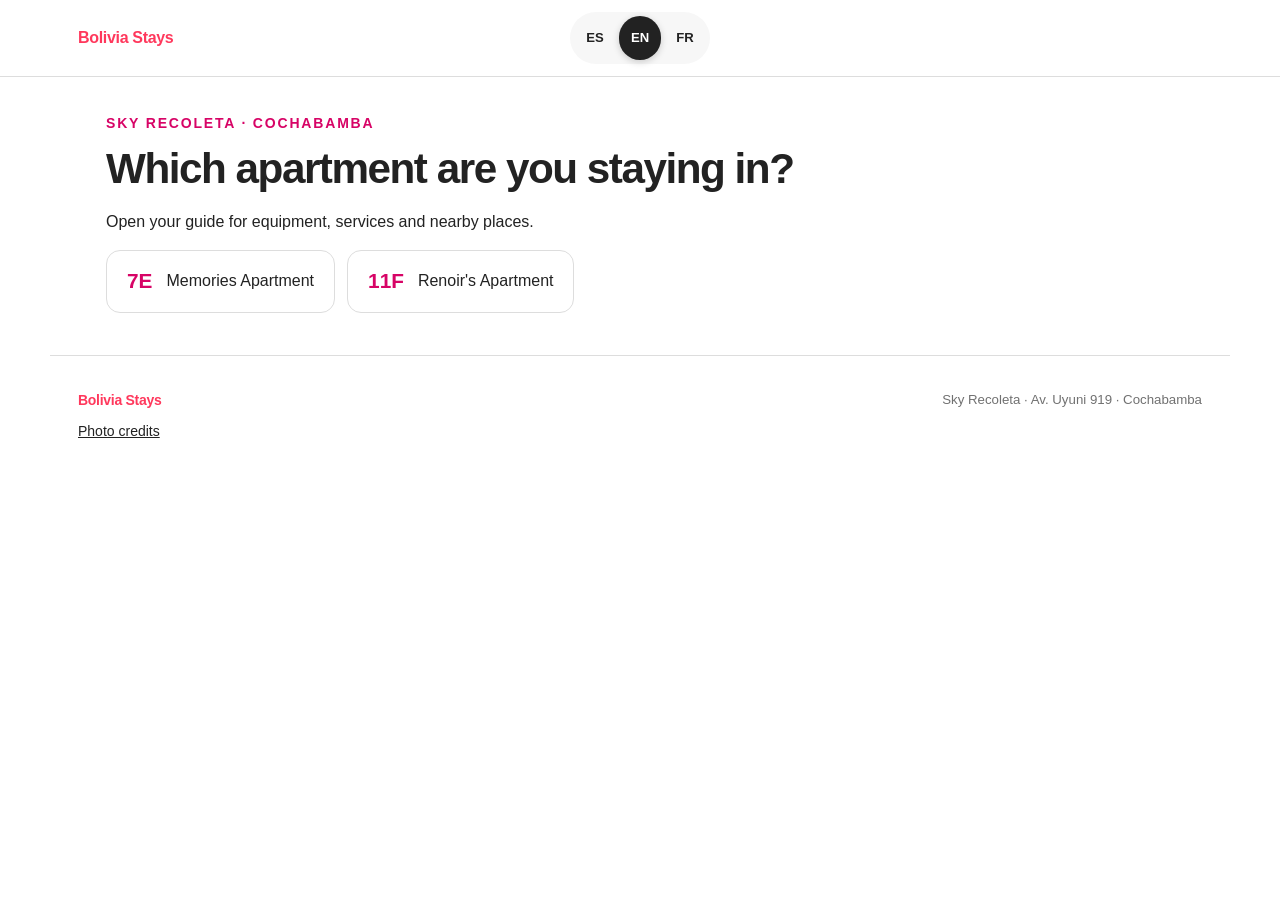
<file: index.html>
<!doctype html>
<html lang="es">
<head>
  <meta charset="UTF-8">
  <meta name="viewport" content="width=device-width, initial-scale=1">
  <meta name="theme-color" content="#ff385c">
  <meta name="description" content="Guía para huéspedes de Memories 7E y Renoir’s 11F, Sky Recoleta, Cochabamba.">
  <title>Bolivia Stays · Guest Guide</title>
  <link rel="icon" href="favicon.svg" type="image/svg+xml">
  <link rel="stylesheet" href="styles.css">
  <link rel="stylesheet" href="guest.css">
  <script src="content.js" defer></script>
  <script src="guest-content.js" defer></script>
  <script src="places.js" defer></script>
  <script src="guest-app.js" defer></script>
</head>
<body>
  <a class="skip-link" href="#main-content">Saltar al contenido / Skip to content / Aller au contenu</a>
  <header class="site-header"><div class="header-inner">
    <a class="brand" href="#top">Bolivia Stays</a>
    <nav class="main-nav" aria-label="Navigation"></nav>
    <div class="language-switcher" role="group" aria-label="Idioma / Language / Langue">
      <button class="lang-btn" type="button" data-lang="es" lang="es" aria-pressed="true">ES</button>
      <button class="lang-btn" type="button" data-lang="en" lang="en" aria-pressed="false">EN</button>
      <button class="lang-btn" type="button" data-lang="fr" lang="fr" aria-pressed="false">FR</button>
    </div>
  </div></header>
  <main id="main-content"></main>
  <footer></footer>
  <nav class="mobile-nav" aria-label="Navigation"></nav>
  <noscript><section class="section"><h1>Bolivia Stays</h1><p>Activa JavaScript para ver la guía. / Enable JavaScript to view the guide. / Activez JavaScript pour consulter le guide.</p><p>Sky Recoleta · Av. Uyuni 919 · Cochabamba</p><a href="https://www.airbnb.com/trips">Airbnb</a></section></noscript>
</body>
</html>
</file>
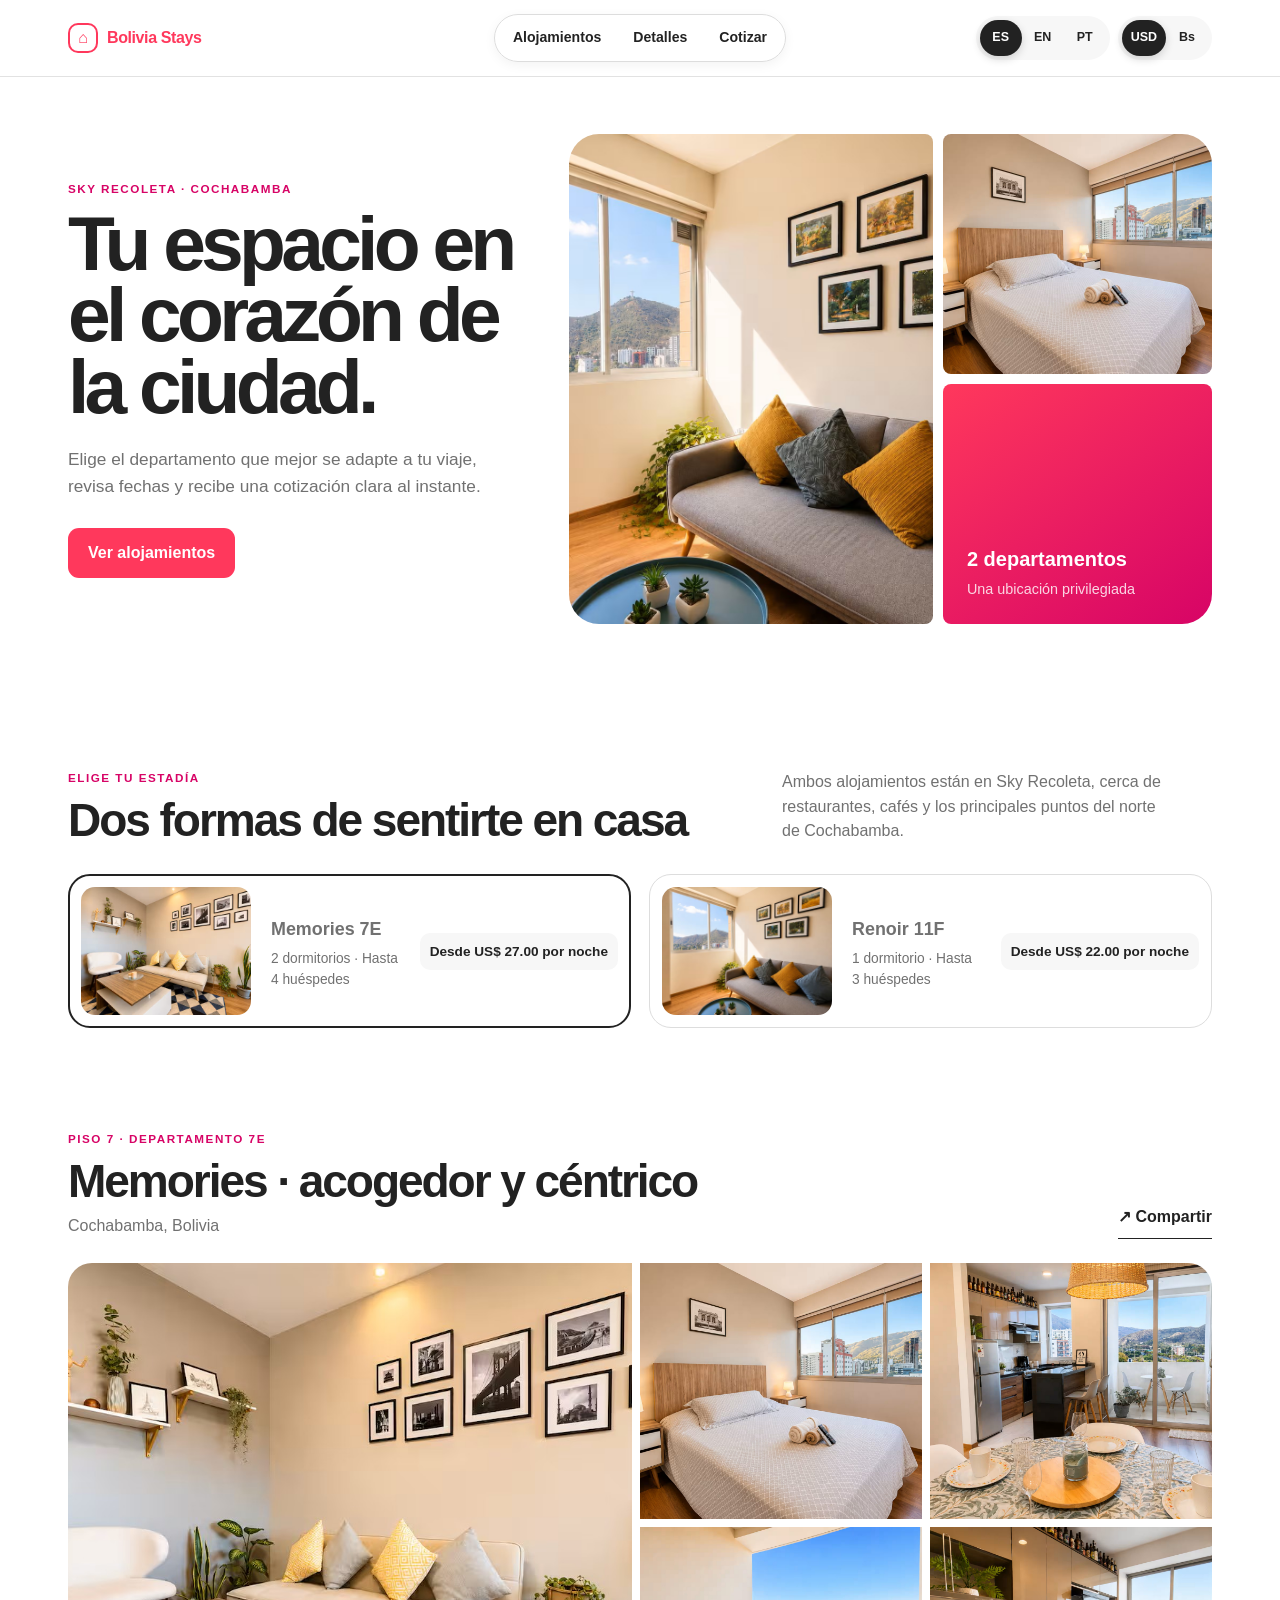
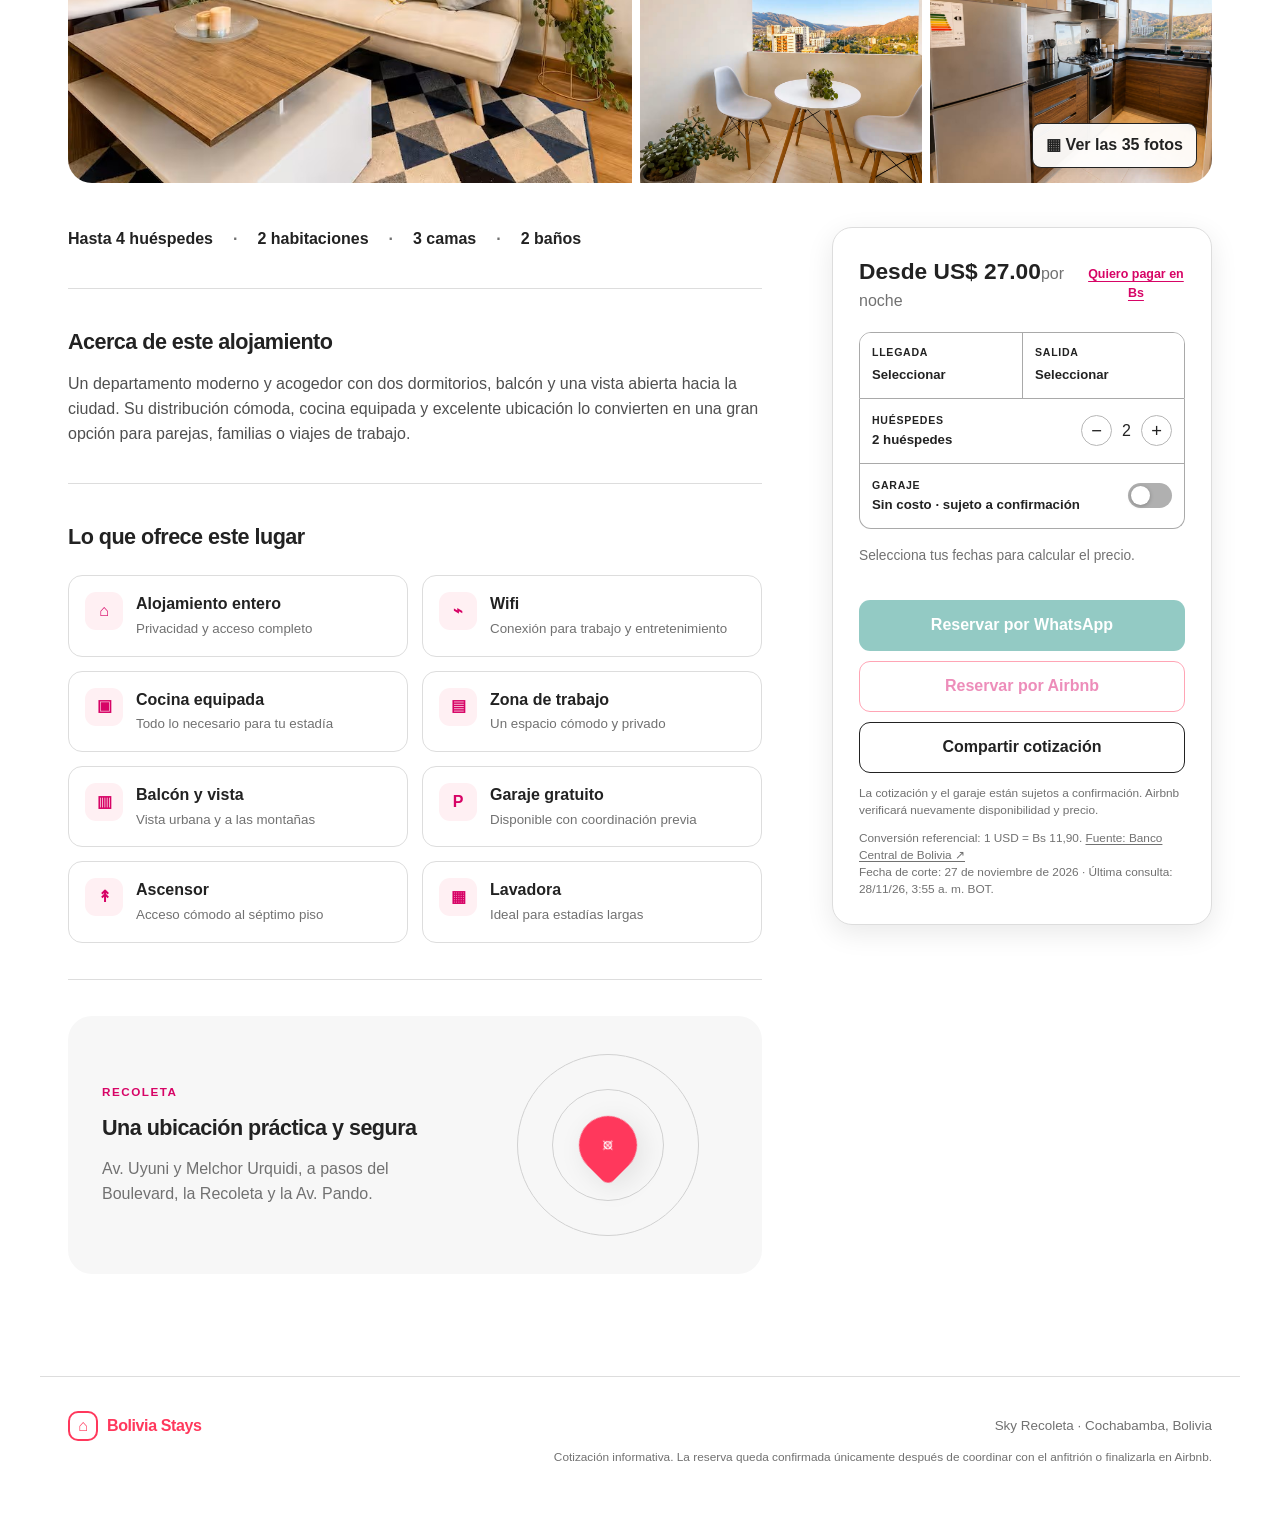
<file: reservar/index.html>
<!doctype html>
<html lang="es">
<head>
  <meta charset="UTF-8">
  <meta name="viewport" content="width=device-width, initial-scale=1">
  <meta name="theme-color" content="#ff385c">
  <meta name="description" content="Cotiza tu estadía en Memories 7E o Renoir's 11F, en Sky Recoleta, Cochabamba.">
  <title>Reserva directa · Bolivia Stays</title>
  <link rel="preconnect" href="https://www.airbnb.com.bo">
  <link rel="stylesheet" href="styles.css?v=i18n-1">
  <script src="properties.js" defer></script>
  <script src="app.js?v=i18n-1" defer></script>
</head>
<body>
  <a class="skip-link" href="#main-content">Saltar al contenido</a>

  <header class="site-header">
    <div class="header-inner">
      <a class="brand" href="#top" aria-label="Bolivia Stays, inicio">
        <span class="brand-mark" aria-hidden="true">⌂</span>
        <span>Bolivia Stays</span>
      </a>
      <nav class="main-nav" aria-label="Navegación principal">
        <a href="#alojamientos">Alojamientos</a>
        <a href="#detalles">Detalles</a>
        <a href="#reservar">Cotizar</a>
      </nav>
      <div class="header-controls">
        <div class="language-switcher" role="group" aria-label="Idioma">
          <button type="button" class="language-btn is-active" data-lang="es" aria-pressed="true">ES</button>
          <button type="button" class="language-btn" data-lang="en" aria-pressed="false">EN</button>
          <button type="button" class="language-btn" data-lang="pt" aria-pressed="false">PT</button>
        </div>
        <div class="currency-switcher" role="group" aria-label="Moneda">
          <button type="button" class="currency-btn is-active" data-currency="USD" aria-pressed="true">USD</button>
          <button type="button" class="currency-btn" data-currency="BOB" aria-pressed="false">Bs</button>
        </div>
      </div>
    </div>
  </header>

  <main id="main-content">
    <section class="hero" id="top">
      <div class="hero-copy">
        <p class="eyebrow">Sky Recoleta · Cochabamba</p>
        <h1>Tu espacio en el corazón de la ciudad.</h1>
        <p class="hero-text">Elige el departamento que mejor se adapte a tu viaje, revisa fechas y recibe una cotización clara al instante.</p>
        <a class="button primary" href="#alojamientos">Ver alojamientos</a>
      </div>
      <div class="hero-collage" aria-label="Fotografías de los departamentos">
        <img src="assets/11f/Sala%201.jpg" alt="Sala luminosa del apartamento Renoir 11F">
        <img src="assets/7e/Suite%206.jpg" alt="Dormitorio principal del departamento Memories 7E">
        <div class="hero-note"><strong>2 departamentos</strong><span>Una ubicación privilegiada</span></div>
      </div>
    </section>

    <section class="section" id="alojamientos">
      <div class="section-heading">
        <div><p class="eyebrow">Elige tu estadía</p><h2>Dos formas de sentirte en casa</h2></div>
        <p>Ambos alojamientos están en Sky Recoleta, cerca de restaurantes, cafés y los principales puntos del norte de Cochabamba.</p>
      </div>
      <div class="property-selector" role="tablist" aria-label="Departamentos"></div>
    </section>

    <section class="section listing" id="detalles">
      <div class="listing-heading">
        <div>
          <p class="eyebrow property-kicker"></p>
          <h2 class="property-name"></h2>
          <p class="property-location">Cochabamba, Bolivia</p>
        </div>
        <button class="share-link" type="button" data-action="share">↗ Compartir</button>
      </div>

      <div class="photo-mosaic" aria-label="Galería del departamento"></div>

      <div class="listing-layout">
        <div class="listing-content">
          <div class="fact-line" aria-label="Resumen del alojamiento"></div>
          <hr>
          <section class="description-block">
            <h3>Acerca de este alojamiento</h3>
            <p class="property-description"></p>
          </section>
          <hr>
          <section>
            <h3>Lo que ofrece este lugar</h3>
            <div class="amenities-grid"></div>
          </section>
          <hr>
          <section class="location-card">
            <div><p class="eyebrow">Recoleta</p><h3>Una ubicación práctica y segura</h3><p>Av. Uyuni y Melchor Urquidi, a pasos del Boulevard, la Recoleta y la Av. Pando.</p></div>
            <div class="location-orbit" aria-hidden="true"><span>⌖</span></div>
          </section>
        </div>

        <aside class="booking-card" id="reservar" aria-label="Cotizador de reserva">
          <div class="price-lead">
            <div><strong class="night-price"></strong><span> por noche</span></div>
            <button type="button" class="currency-quick" data-action="currency-bob">Quiero pagar en Bs</button>
          </div>
          <div class="date-fields">
            <button type="button" class="field-button" data-action="open-calendar" data-date-target="checkin"><small>Llegada</small><strong id="checkin-label">Seleccionar</strong></button>
            <button type="button" class="field-button" data-action="open-calendar" data-date-target="checkout"><small>Salida</small><strong id="checkout-label">Seleccionar</strong></button>
          </div>
          <div class="guest-field">
            <div><small>Huéspedes</small><strong id="guest-label">2 huéspedes</strong></div>
            <div class="stepper" aria-label="Cantidad de huéspedes">
              <button type="button" data-action="guest-minus" aria-label="Quitar huésped">−</button>
              <span id="guest-count">2</span>
              <button type="button" data-action="guest-plus" aria-label="Añadir huésped">+</button>
            </div>
          </div>
          <label class="parking-field"><span><small>Garaje</small><strong>Sin costo · sujeto a confirmación</strong></span><input id="parking" type="checkbox"><span class="toggle" aria-hidden="true"></span></label>

          <div class="quote-status" role="status">Selecciona tus fechas para calcular el precio.</div>
          <div class="discounts" aria-live="polite"></div>
          <div class="price-breakdown" hidden></div>
          <div class="action-stack">
            <a class="button whatsapp disabled" data-action="whatsapp" aria-disabled="true">Reservar por WhatsApp</a>
            <a class="button airbnb disabled" data-action="airbnb" aria-disabled="true">Reservar por Airbnb</a>
            <button class="button secondary" type="button" data-action="share">Compartir cotización</button>
          </div>
          <p class="booking-note">La cotización y el garaje están sujetos a confirmación. Airbnb verificará nuevamente disponibilidad y precio.</p>
          <div class="exchange-note" aria-live="polite"></div>
        </aside>
      </div>
    </section>
  </main>

  <footer>
    <a class="brand" href="#top"><span class="brand-mark" aria-hidden="true">⌂</span><span>Bolivia Stays</span></a>
    <p>Sky Recoleta · Cochabamba, Bolivia</p>
    <p class="privacy-note">Cotización informativa. La reserva queda confirmada únicamente después de coordinar con el anfitrión o finalizarla en Airbnb.</p>
  </footer>

  <dialog id="calendar-dialog" class="modal calendar-modal" aria-labelledby="calendar-title">
    <div class="modal-header"><div><p class="eyebrow">Selecciona fechas</p><h2 id="calendar-title">Tu estadía</h2></div><button type="button" class="icon-button" data-action="close-calendar" aria-label="Cerrar">×</button></div>
    <p class="calendar-instruction" id="calendar-availability">Elige llegada y salida.</p>
    <div class="calendar-toolbar"><button type="button" class="icon-button" data-action="calendar-prev" aria-label="Mes anterior">←</button><strong id="calendar-range-label"></strong><button type="button" class="icon-button" data-action="calendar-next" aria-label="Mes siguiente">→</button></div>
    <div class="calendars"></div>
    <div class="calendar-footer"><span><i class="legend-dot blocked"></i> No disponible</span><button class="button primary small" type="button" data-action="close-calendar">Listo</button></div>
  </dialog>

  <dialog id="gallery-dialog" class="modal gallery-modal" aria-labelledby="gallery-title">
    <div class="modal-header sticky"><div><p class="eyebrow">Galería</p><h2 id="gallery-title"></h2></div><button type="button" class="icon-button" data-action="close-gallery" aria-label="Cerrar">×</button></div>
    <div class="gallery-grid"></div>
  </dialog>

  <div class="toast" role="status" aria-live="polite"></div>
</body>
</html>
</file>
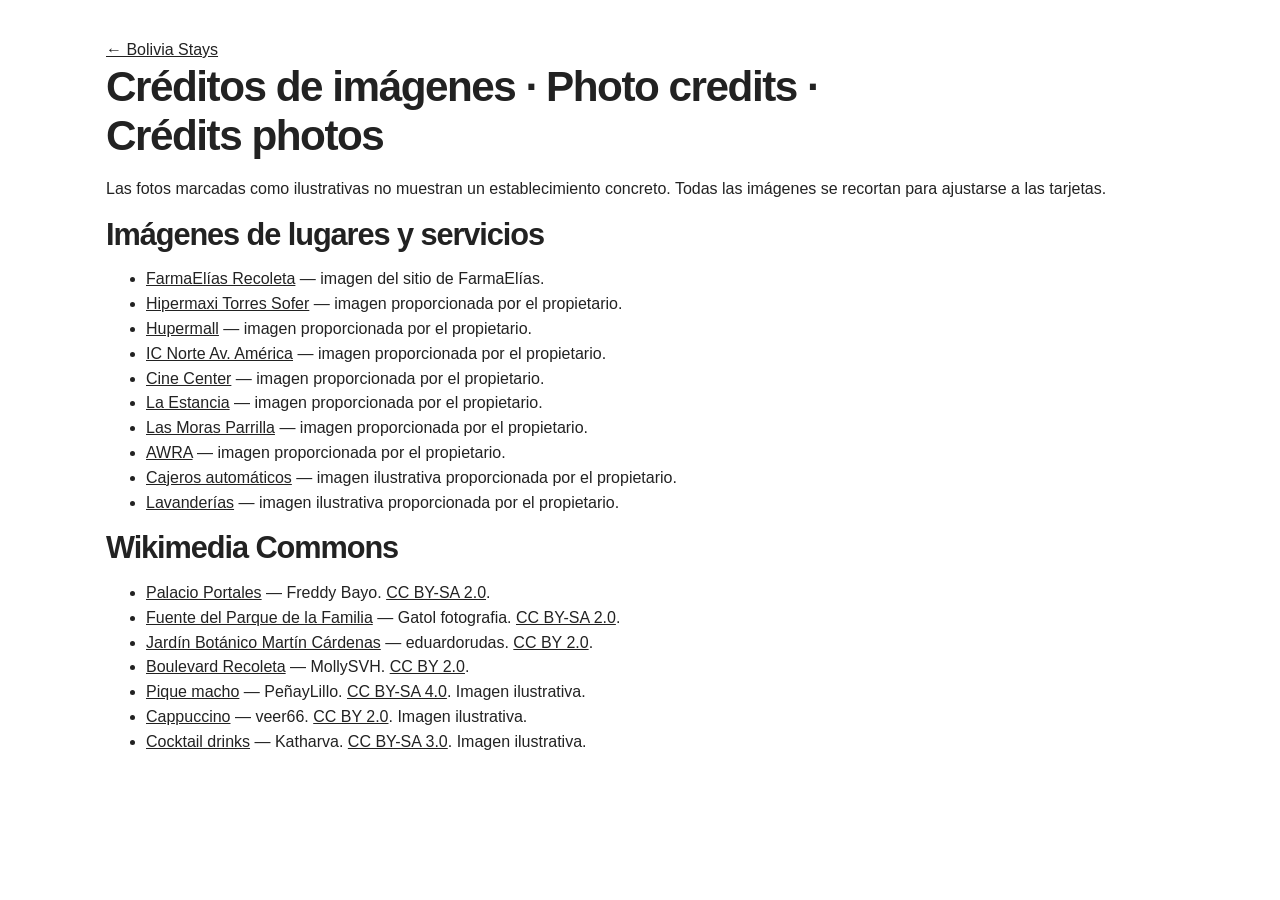
<file: photo-credits.html>
<!doctype html><html lang="es"><head><meta charset="utf-8"><meta name="viewport" content="width=device-width,initial-scale=1"><title>Photo credits · Bolivia Stays</title><link rel="stylesheet" href="styles.css"><link rel="stylesheet" href="guest.css"></head><body><main class="section">
<a href="./">← Bolivia Stays</a><h1>Créditos de imágenes · Photo credits · Crédits photos</h1>
<p>Las fotos marcadas como ilustrativas no muestran un establecimiento concreto. Todas las imágenes se recortan para ajustarse a las tarjetas.</p>
<h2>Imágenes de lugares y servicios</h2>
<ul>
<li><a href="https://farmaelias.com/wp-content/uploads/2024/10/Suc-Recoleta-768x373.jpg">FarmaElías Recoleta</a> — imagen del sitio de FarmaElías.</li>
<li><a href="https://encrypted-tbn0.gstatic.com/images?q=tbn:ANd9GcSU8lhfi8r4gpL_9DM5SX1wzxDCT48Su9U8GM5mlYtN-efXKFCERHx7IPPp&amp;s=10">Hipermaxi Torres Sofer</a> — imagen proporcionada por el propietario.</li>
<li><a href="https://encrypted-tbn0.gstatic.com/images?q=tbn:ANd9GcRT2boAiy5sRvKgS2hVUjSI8PMZ66sDjjg1V4vUSMFCPWu_JDer49_rS4c&amp;s=10">Hupermall</a> — imagen proporcionada por el propietario.</li>
<li><a href="https://encrypted-tbn0.gstatic.com/images?q=tbn:ANd9GcTbPVX71IYM-2JNL7NXhTt03KMt79H2wyedZZ74rhicMNa8hIiqrnheuNE&amp;s=10">IC Norte Av. América</a> — imagen proporcionada por el propietario.</li>
<li><a href="https://lh3.googleusercontent.com/gps-cs-s/AHRPTWnRf-3G_VfKCNiGwew92rWfRcVgn0pi38w3OKgiTpK_8cYa0iq4nf0JwPKF8Sq94Nv5Ry5Vanr_XFKFmIAtHpkf6D2DKkL16e5ZFCO0bPyIl1GxPyUeoklkjCkIYhhyU605XQ26dQ=w426-h240-k-no">Cine Center</a> — imagen proporcionada por el propietario.</li>
<li><a href="https://lh3.googleusercontent.com/gps-cs-s/AHRPTWn9DkIau2R7P06AFRAJPS7mU9oVFdpEVTXA9Gu73wMzRUXmI_bzwaR1e3Va-pJdotYIOXozoL2u0VvrkVT1LYWD54h6vYo1wInqXVKB9-S2NxAaW7TPDb-aXB2GEgLFl-qAxFAm=w408-h306-k-no">La Estancia</a> — imagen proporcionada por el propietario.</li>
<li><a href="https://lh3.googleusercontent.com/gps-cs-s/AHRPTWnJjfAf4lHHuY7cTbAk1ngh1TDjHSAmN8-CRqRZYRcnJ4YCA8QgGzXFeUcXjCrEhf0q5jWpICQdiMTFckrp1xt9fwWBOP2cE8OjRuBTYOGnB31G33dWkkROrGUWIiuBqDxL2FcX=w408-h266-k-no">Las Moras Parrilla</a> — imagen proporcionada por el propietario.</li>
<li><a href="https://lh3.googleusercontent.com/gps-cs-s/AHRPTWkZdGvs_77wLn_f0-WfBQB9LeDrzr82p7UcDU0NGqe7yk7bv1Nmg_H4YQ-MqSfPNHvlZ_LjOm8eGY7OHJJGOV8ku8FhXueynZVSX3lUTIwS1SBCeabfiDhn8DWe4SvHFSM3Hse-6Q=w408-h249-k-no">AWRA</a> — imagen proporcionada por el propietario.</li>
<li><a href="https://encrypted-tbn0.gstatic.com/images?q=tbn:ANd9GcT-07eTGFY1FROcaHrkElZX5E3XI0Z2EfkhpYa_w1aRI0c_0o0hvSwVhCYV&amp;s=10">Cajeros automáticos</a> — imagen ilustrativa proporcionada por el propietario.</li>
<li><a href="https://encrypted-tbn0.gstatic.com/images?q=tbn:ANd9GcQgsK33hqiTsKofGT5doIIj1rEt_cNwJQJatUDb9obrwi9HKv9s38YZsxc&amp;s=10">Lavanderías</a> — imagen ilustrativa proporcionada por el propietario.</li>
</ul>
<h2>Wikimedia Commons</h2>
<ul>
<li><a href="https://commons.wikimedia.org/wiki/File:Palacio_Portales_(30273365980).jpg">Palacio Portales</a> — Freddy Bayo. <a href="https://creativecommons.org/licenses/by-sa/2.0/">CC BY-SA 2.0</a>.</li>
<li><a href="https://commons.wikimedia.org/wiki/File:Fuente_del_Parque_de_la_Familia,_Cochabamba.jpg">Fuente del Parque de la Familia</a> — Gatol fotografia. <a href="https://creativecommons.org/licenses/by-sa/2.0/">CC BY-SA 2.0</a>.</li>
<li><a href="https://commons.wikimedia.org/wiki/File:Cactareo_en_el_Jard%C3%ADn_Bot%C3%A1nico_Mart%C3%ADn_C%C3%A1rdenas_de_Cochabamba.jpg">Jardín Botánico Martín Cárdenas</a> — eduardorudas. <a href="https://creativecommons.org/licenses/by/2.0/">CC BY 2.0</a>.</li>
<li><a href="https://commons.wikimedia.org/wiki/File:Boulevard_de_la_Recoleta_en_Cochabamba.jpg">Boulevard Recoleta</a> — MollySVH. <a href="https://creativecommons.org/licenses/by/2.0/">CC BY 2.0</a>.</li>
<li><a href="https://commons.wikimedia.org/wiki/File:PIQUE_MACHO_plato_t%C3%ADpico_boliviano_COCHABAMBA.jpg">Pique macho</a> — PeñayLillo. <a href="https://creativecommons.org/licenses/by-sa/4.0/">CC BY-SA 4.0</a>. Imagen ilustrativa.</li>
<li><a href="https://commons.wikimedia.org/wiki/File:Cappuccino_in_original.jpg">Cappuccino</a> — veer66. <a href="https://creativecommons.org/licenses/by/2.0/">CC BY 2.0</a>. Imagen ilustrativa.</li>
<li><a href="https://commons.wikimedia.org/wiki/File:Cocktail_Drinks.jpg">Cocktail drinks</a> — Katharva. <a href="https://creativecommons.org/licenses/by-sa/3.0/">CC BY-SA 3.0</a>. Imagen ilustrativa.</li>
</ul></main></body></html>
</file>
<file: styles.css>
:root {
  --coral: #ff385c;
  --coral-dark: #d70466;
  --ink: #222222;
  --muted: #717171;
  --line: #dddddd;
  --soft: #f7f7f7;
  --white: #ffffff;
  --shadow: 0 8px 28px rgba(0, 0, 0, 0.08);
  --radius: 18px;
  font-family: "Avenir Next", Avenir, "Segoe UI", Helvetica, Arial, sans-serif;
  color: var(--ink);
  background: var(--white);
  scroll-behavior: smooth;
}

* { box-sizing: border-box; }
body { margin: 0; min-width: 320px; background: var(--white); font-size: 16px; line-height: 1.55; }
button, a { font: inherit; }
a { color: inherit; }
button { color: inherit; }
svg { display: block; width: 100%; height: 100%; }
.skip-link { position: fixed; left: 1rem; top: -4rem; z-index: 100; padding: .7rem 1rem; background: var(--ink); color: white; border-radius: 8px; }
.skip-link:focus { top: 1rem; }
.site-header { position: sticky; top: 0; z-index: 50; background: rgba(255,255,255,.96); border-bottom: 1px solid var(--line); backdrop-filter: blur(16px); }
.header-inner { max-width: 1180px; min-height: 76px; margin: auto; padding: 0 28px; display: grid; grid-template-columns: 1fr auto 1fr; align-items: center; gap: 24px; }
.brand { display: inline-flex; width: fit-content; align-items: center; gap: 9px; color: var(--coral); text-decoration: none; font-weight: 800; letter-spacing: -.02em; }
.brand-mark { width: 30px; height: 30px; }
.main-nav { display: flex; align-items: center; gap: 4px; padding: 6px; border: 1px solid var(--line); border-radius: 999px; box-shadow: 0 3px 12px rgba(0,0,0,.06); }
.main-nav a { padding: 8px 14px; border-radius: 999px; text-decoration: none; font-size: .9rem; font-weight: 650; }
.main-nav a:hover { background: var(--soft); }
.language-switcher { justify-self: end; display: flex; gap: 3px; padding: 4px; background: var(--soft); border-radius: 999px; }
.lang-btn { min-width: 42px; min-height: 36px; padding: 0 10px; border: 0; border-radius: 999px; background: transparent; cursor: pointer; font-weight: 750; font-size: .82rem; }
.lang-btn.is-active { background: var(--ink); color: white; box-shadow: 0 2px 7px rgba(0,0,0,.18); }
main { overflow: hidden; }
.hero, .section, .rules-section, .help-section { max-width: 1180px; margin: auto; padding-left: 28px; padding-right: 28px; }
.hero { display: grid; grid-template-columns: 1.35fr .65fr; gap: 56px; align-items: center; padding-top: 64px; padding-bottom: 58px; }
.eyebrow { margin: 0 0 10px; color: var(--coral-dark); text-transform: uppercase; letter-spacing: .13em; font-size: .75rem; font-weight: 800; }
h1, h2, h3, p { text-wrap: pretty; }
h1 { max-width: 780px; margin: 0; font-size: clamp(2.5rem, 5vw, 4.8rem); line-height: .98; letter-spacing: -.055em; }
h2 { margin: 0; font-size: clamp(1.75rem, 3vw, 2.55rem); line-height: 1.1; letter-spacing: -.035em; }
h3 { margin: 0; font-size: 1.45rem; letter-spacing: -.02em; }
.hero-text { max-width: 690px; margin: 22px 0 28px; color: var(--muted); font-size: 1.08rem; }
.quick-facts { display: flex; width: fit-content; max-width: 100%; border: 1px solid var(--line); border-radius: 16px; background: white; box-shadow: var(--shadow); overflow: hidden; }
.quick-facts > * { min-width: 130px; padding: 13px 18px; text-decoration: none; border-right: 1px solid var(--line); }
.quick-facts > *:last-child { border-right: 0; }
.quick-facts span, .quick-facts strong { display: block; }
.quick-facts span { color: var(--muted); font-size: .75rem; }
.quick-facts strong { margin-top: 2px; font-size: .93rem; }
.quick-facts a:hover strong { color: var(--coral-dark); }
.hero-card { position: relative; min-height: 350px; display: flex; flex-direction: column; justify-content: flex-end; padding: 28px; border-radius: 28px; color: white; overflow: hidden; background: linear-gradient(145deg, #ff385c 0%, #d70466 100%); box-shadow: 0 22px 55px rgba(215,4,102,.24); }
.hero-card p { position: relative; z-index: 2; margin: 0 0 12px; font-size: 1.15rem; font-weight: 650; }
.text-link { position: relative; z-index: 2; width: fit-content; font-weight: 750; text-underline-offset: 4px; }
.map-orbit { position: absolute; inset: -20px -30px 80px 20px; }
.orbit { position: absolute; border: 1px solid rgba(255,255,255,.34); border-radius: 50%; }
.orbit-one { width: 270px; height: 270px; right: -20px; top: -40px; }
.orbit-two { width: 175px; height: 175px; right: 28px; top: 8px; }
.location-pin { position: absolute; width: 64px; height: 64px; top: 62px; right: 84px; color: white; filter: drop-shadow(0 8px 10px rgba(80,0,25,.2)); }
.section { padding-top: 62px; padding-bottom: 62px; }
.section-heading { display: flex; justify-content: space-between; align-items: end; gap: 40px; margin-bottom: 28px; }
.section-heading > p { max-width: 430px; margin: 0; color: var(--muted); }
.section-heading.compact { margin-bottom: 24px; }
.property-tabs { display: grid; grid-template-columns: repeat(2, 1fr); gap: 14px; max-width: 820px; margin-bottom: 18px; }
.property-tab { display: flex; align-items: center; gap: 14px; padding: 14px; border: 1px solid var(--line); border-radius: 16px; background: white; text-align: left; cursor: pointer; transition: transform .2s ease, border-color .2s ease, box-shadow .2s ease; }
.property-tab:hover { transform: translateY(-2px); box-shadow: var(--shadow); }
.property-tab.is-active { border: 2px solid var(--ink); padding: 13px; }
.tab-floor { display: grid; place-items: center; flex: 0 0 52px; height: 52px; border-radius: 13px; background: var(--coral); color: white; font-weight: 850; }
.property-tab strong, .property-tab small { display: block; }
.property-tab small { margin-top: 2px; color: var(--muted); font-size: .8rem; }
.property-panel { padding: 30px; border: 1px solid var(--line); border-radius: 24px; background: white; box-shadow: var(--shadow); }
.property-summary { display: flex; justify-content: space-between; gap: 30px; align-items: start; }
.property-summary p:not(.eyebrow) { max-width: 700px; margin: 8px 0 0; color: var(--muted); }
.capacity-badge { flex: 0 0 auto; padding: 11px 14px; border-radius: 12px; background: var(--soft); text-align: center; }
.capacity-badge span { display: block; font-size: 1.35rem; font-weight: 850; }
.capacity-badge small { display: block; color: var(--muted); font-size: .72rem; }
.feature-grid { display: grid; grid-template-columns: repeat(4, 1fr); gap: 12px; margin-top: 28px; }
.feature-card { padding: 18px; border: 1px solid var(--line); border-radius: 15px; }
.feature-icon, .info-icon, .rule-icon { width: 38px; height: 38px; display: grid; place-items: center; margin-bottom: 16px; border-radius: 11px; background: #fff0f3; color: var(--coral-dark); font-weight: 850; }
.feature-card strong { display: block; margin-bottom: 4px; }
.feature-card p { margin: 0; color: var(--muted); font-size: .88rem; }
.notice-card { margin-top: 14px; padding: 16px 18px; border-radius: 14px; background: #fff8e7; border-left: 4px solid #e6a700; font-size: .92rem; }
.info-grid { display: grid; grid-template-columns: repeat(3, 1fr); gap: 16px; }
.info-card { padding: 22px; border: 1px solid var(--line); border-radius: var(--radius); }
.info-card h3 { font-size: 1.05rem; }
.info-card p { margin: 8px 0 0; color: var(--muted); font-size: .93rem; }
.rules-section { margin-top: 28px; margin-bottom: 28px; padding-top: 48px; padding-bottom: 48px; border-radius: 30px; background: var(--soft); }
.rules-grid { display: grid; grid-template-columns: repeat(3, 1fr); gap: 12px; }
.rule-card { display: flex; align-items: flex-start; gap: 12px; padding: 16px; border-radius: 14px; background: white; }
.rule-icon { flex: 0 0 38px; margin: 0; }
.rule-card strong { display: block; font-size: .94rem; }
.rule-card p { margin: 3px 0 0; color: var(--muted); font-size: .84rem; }
.place-filters { display: flex; gap: 8px; margin-bottom: 18px; overflow-x: auto; scrollbar-width: none; }
.filter-button { white-space: nowrap; padding: 9px 15px; border: 1px solid var(--line); border-radius: 999px; background: white; cursor: pointer; font-weight: 700; }
.filter-button.is-active { color: white; border-color: var(--ink); background: var(--ink); }
.places-grid { display: grid; grid-template-columns: repeat(3, 1fr); gap: 16px; }
.place-card { display: flex; flex-direction: column; min-height: 180px; padding: 22px; border: 1px solid var(--line); border-radius: var(--radius); text-decoration: none; transition: transform .2s ease, box-shadow .2s ease; }
.place-card:hover { transform: translateY(-3px); box-shadow: var(--shadow); }
.place-card .place-type { width: fit-content; margin-bottom: auto; padding: 5px 9px; border-radius: 999px; background: #fff0f3; color: var(--coral-dark); font-size: .72rem; font-weight: 800; }
.place-card h3 { margin-top: 20px; font-size: 1.1rem; }
.place-card p { margin: 5px 0 12px; color: var(--muted); font-size: .87rem; }
.place-card span:last-child { color: var(--coral-dark); font-weight: 750; font-size: .85rem; }
.map-frame { height: 340px; margin-top: 20px; border-radius: 22px; overflow: hidden; border: 1px solid var(--line); }
.map-frame iframe { width: 100%; height: 100%; border: 0; }
.help-section { display: grid; grid-template-columns: .8fr 1.2fr; gap: 50px; margin-top: 34px; margin-bottom: 34px; padding-top: 54px; padding-bottom: 54px; border-radius: 30px; background: var(--ink); color: white; }
.help-copy > p:not(.eyebrow) { color: #cfcfcf; }
.primary-button { display: inline-flex; margin-top: 12px; padding: 12px 18px; border-radius: 10px; background: var(--coral); color: white; text-decoration: none; font-weight: 800; }
.contact-list { display: grid; gap: 10px; }
.contact-card { display: grid; grid-template-columns: 1fr auto; align-items: center; gap: 18px; padding: 16px 18px; border: 1px solid #484848; border-radius: 14px; background: #2d2d2d; text-decoration: none; }
.contact-card span { color: #bbbbbb; font-size: .84rem; }
.contact-card strong { display: block; font-size: 1rem; }
.contact-card b { color: white; font-size: 1.15rem; }
.faq-list { border-top: 1px solid var(--line); }
.faq-item { border-bottom: 1px solid var(--line); }
.faq-question { width: 100%; display: flex; justify-content: space-between; align-items: center; gap: 20px; padding: 20px 0; border: 0; background: transparent; text-align: left; cursor: pointer; font-weight: 750; }
.faq-question span:last-child { color: var(--coral-dark); font-size: 1.25rem; }
.faq-answer { display: none; max-width: 800px; padding: 0 40px 20px 0; color: var(--muted); }
.faq-item.is-open .faq-answer { display: block; }
footer { max-width: 1180px; margin: 0 auto; padding: 34px 28px 92px; border-top: 1px solid var(--line); display: grid; grid-template-columns: 1fr auto; align-items: center; gap: 10px 30px; }
.footer-brand { grid-row: span 2; }
footer p { margin: 0; color: var(--muted); font-size: .83rem; text-align: right; }
.privacy-note { font-size: .75rem; }
.mobile-nav { display: none; }

@media (max-width: 900px) {
  .header-inner { grid-template-columns: 1fr auto; min-height: 68px; padding: 0 20px; }
  .main-nav { display: none; }
  .hero, .section, .rules-section, .help-section { padding-left: 20px; padding-right: 20px; }
  .hero { grid-template-columns: 1fr; gap: 28px; padding-top: 42px; }
  .hero-card { min-height: 250px; }
  .feature-grid { grid-template-columns: repeat(2, 1fr); }
  .info-grid, .places-grid { grid-template-columns: repeat(2, 1fr); }
  .rules-grid { grid-template-columns: repeat(2, 1fr); }
  .help-section { grid-template-columns: 1fr; gap: 28px; border-radius: 0; }
}

@media (max-width: 620px) {
  body { padding-bottom: 68px; }
  .brand > span:last-child { display: none; }
  .language-switcher { gap: 1px; }
  .lang-btn { min-width: 38px; min-height: 34px; }
  .hero { padding-top: 32px; padding-bottom: 36px; }
  h1 { font-size: clamp(2.35rem, 13vw, 3.3rem); }
  .hero-text { font-size: 1rem; }
  .quick-facts { width: 100%; display: grid; grid-template-columns: repeat(2, 1fr); }
  .quick-facts > * { min-width: 0; border-right: 1px solid var(--line); }
  .quick-facts > *:nth-child(2) { border-right: 0; }
  .quick-facts > *:last-child { grid-column: 1 / -1; border-top: 1px solid var(--line); }
  .hero-card { min-height: 225px; border-radius: 22px; }
  .section { padding-top: 44px; padding-bottom: 44px; }
  .section-heading { display: block; margin-bottom: 22px; }
  .section-heading > p { margin-top: 10px; }
  .property-tabs { grid-template-columns: 1fr; }
  .property-panel { padding: 20px; }
  .property-summary { display: block; }
  .capacity-badge { width: fit-content; margin-top: 16px; text-align: left; }
  .feature-grid, .info-grid, .places-grid, .rules-grid { grid-template-columns: 1fr; }
  .rules-section { margin-top: 10px; margin-bottom: 10px; border-radius: 0; }
  .map-frame { height: 285px; }
  .help-section { margin-top: 10px; margin-bottom: 10px; }
  footer { grid-template-columns: 1fr; padding-bottom: 28px; }
  .footer-brand { grid-row: auto; }
  footer p { text-align: left; }
  .mobile-nav { position: fixed; z-index: 60; left: 0; right: 0; bottom: 0; display: grid; grid-template-columns: repeat(4, 1fr); min-height: 64px; padding-bottom: env(safe-area-inset-bottom); border-top: 1px solid var(--line); background: rgba(255,255,255,.97); backdrop-filter: blur(16px); }
  .mobile-nav a { display: grid; place-items: center; align-content: center; gap: 1px; color: var(--muted); text-decoration: none; }
  .mobile-nav a:hover { color: var(--coral-dark); }
  .mobile-nav span { font-size: 1.15rem; font-weight: 850; }
  .mobile-nav small { font-size: .68rem; font-weight: 700; }
}

@media (prefers-reduced-motion: reduce) {
  :root { scroll-behavior: auto; }
  *, *::before, *::after { transition: none !important; }
}
</file>
<file: guest.css>
[hidden] { display:none !important; }
html { scroll-padding-top:100px; }
:focus-visible { outline:3px solid #d70466; outline-offset:4px; }
.welcome,.wifi-card { max-width:1124px; margin:auto; }
.welcome { padding:36px 28px 26px; }
h1 { font-size:clamp(1.7rem,3.3vw,2.7rem); line-height:1.16; letter-spacing:-.035em; }
h1 span { color:#d70466; }
.eyebrow { font-size:.875rem; }
summary { cursor:pointer; min-height:44px; padding:10px 0; font-weight:650; }
.property-choices { display:flex; gap:12px; margin:16px 0; flex-wrap:wrap; }
.property-choice { display:flex; align-items:center; gap:14px; padding:14px 20px; border:1px solid #ddd; border-radius:14px; background:white; cursor:pointer; text-align:left; }
.property-choice strong { color:#d70466; font-size:1.3rem; }
.property-choice[aria-pressed=true] { border:2px solid #222; }
.quick-actions { display:grid; grid-template-columns:repeat(4,1fr); gap:12px; margin:20px 0; }
.quick-actions a { display:flex; align-items:center; gap:12px; padding:20px 16px; border:1px solid #ddd; border-radius:16px; text-decoration:none; font-weight:650; font-size:1rem; }
.quick-actions a:hover { border-color:#ff385c; background:#fff5f7; }
.quick-actions span { color:#d70466; font-size:1.5rem; }
.address-line { display:flex; justify-content:space-between; gap:16px; flex-wrap:wrap; font-size:.875rem; color:#595959; }
.wifi-card { display:flex; gap:28px; justify-content:space-between; align-items:center; padding:26px 28px; background:#fff1f4; border-radius:20px; }
.wifi-card h2 { font-size:1.6rem; }
.wifi-card p:last-child { max-width:650px; margin-bottom:0; }
.button { display:inline-flex; align-items:center; justify-content:center; padding:12px 20px; min-height:48px; border:1px solid transparent; border-radius:10px; background:#e31c5f; color:white; text-decoration:none; font-weight:700; cursor:pointer; }
.button.secondary { background:white; color:#222; border-color:#ccc; }
.wifi-card .button { flex-shrink:0; }
.section { max-width:1124px; padding-top:38px; padding-bottom:38px; }
.section-heading { display:block; margin-bottom:20px; }
.section-heading > p { max-width:780px; margin-top:12px; }
.section-heading .eyebrow { margin-top:0; }
h2 { font-size:clamp(1.5rem,2.4vw,2rem); }
.instructions { display:grid; grid-template-columns:repeat(2,1fr); gap:10px; align-items:start; margin-bottom:20px; }
.instruction { border:1px solid #ddd; border-radius:12px; padding:4px 18px; background:white; }
.instruction summary { padding:14px 0; }
.instruction p { color:#595959; margin:0 0 16px; font-size:1rem; }
.secondary-detail { margin-top:8px; background:#fafafa; }
.place-filters { flex-wrap:wrap; overflow:visible; }
.chip { border:1px solid #ddd; border-radius:30px; padding:10px 16px; min-height:44px; background:white; cursor:pointer; font-weight:650; }
.chip.active { background:#222; color:white; border-color:#222; }
.place-card { padding:0; overflow:hidden; min-height:0; }
.place-photo { position:relative; aspect-ratio:1.6; background:#eee; overflow:hidden; }
.place-photo img { display:block; width:100%; height:100%; object-fit:cover; }
.place-photo img.contain { object-fit:contain; padding:16px; background:white; }
.place-photo > span { position:absolute; bottom:8px; left:8px; background:rgba(255,255,255,.95); padding:2px 8px; border-radius:6px; font-size:.75rem !important; color:#444 !important; }
.place-body { padding:20px; flex:1; display:flex; flex-direction:column; }
.category { font-size:.875rem; color:#9c1747; }
.place-card h3 { margin-top:6px; font-size:1.2rem; }
.place-card p { font-size:1rem; color:#595959; }
.place-links { display:flex; flex-direction:column; gap:10px; margin-top:auto; font-size:.9rem; }
.place-links a { text-underline-offset:3px; font-weight:650; }
.source-link { color:#595959; font-weight:400 !important; font-size:.875rem; }
.more-button { margin:20px auto 0; display:flex; }
.rules { background:#f7f7f7; border-radius:20px; }
.rules-grid > div { padding:16px; background:white; border-radius:12px; }
.rules-grid .rule-card { display:flex; align-items:flex-start; gap:12px; }
.rules-grid .rule-icon { flex:0 0 38px; margin:0; font-size:1.15rem; }
.rules-grid h3 { font-size:1rem; }
.rules-grid p { color:#595959; margin:8px 0 0; font-size:1rem; }
.time { display:inline-block; padding:5px 12px; background:#fff1f4; color:#a01749; border-radius:9px; font-size:1.4rem; }
.checkout-list { padding-left:24px; }
.checkout-list li { margin:12px 0; }
#checkout .instruction { margin-top:8px; }
.review-card { margin-top:24px; padding:24px; border:1px solid #f3b6c8; border-radius:18px; background:#fff6f8; }
.review-stars { color:#e31c5f; letter-spacing:.12em; font-size:1.35rem; }
.review-card h3 { margin-top:8px; }
.review-card p { max-width:720px; color:#595959; }
.review-card small { display:block; margin-top:12px; color:#595959; font-size:.875rem; }
.help { border-top:1px solid #ddd; }
.help small { display:block; margin-top:12px; color:#595959; font-size:.875rem; }
.help .button { margin-top:16px; }
.help .instruction { margin-top:10px; }
.emergency { padding:16px 20px; margin-top:24px; border:1px solid #d70466; border-radius:14px; }
.contact-list a { display:flex; justify-content:space-between; gap:20px; padding:14px; background:#fff1f4; border-radius:10px; text-decoration:none; }
.contact-list a span { color:#9c1747; font-weight:800; }
footer { font-size:.875rem; }
.lang-btn { min-height:44px; }
@media(max-width:900px) { .welcome { padding:28px 20px; } .wifi-card { margin:0 20px; } .quick-actions { grid-template-columns:repeat(2,1fr); } }
@media(max-width:620px) {
  .brand > span:last-child { display:inline; } .brand-mark { display:none; }
  .header-inner { gap:8px; padding:0 16px; }
  .brand { font-size:1rem; } .lang-btn { min-width:36px; }
  .wifi-card { display:block; padding:22px; } .wifi-card .button { margin-top:18px; }
  .welcome { padding-top:22px; } .quick-actions { gap:8px; }
  .quick-actions a { flex-direction:column; align-items:flex-start; padding:12px; gap:4px; font-size:.9rem; }
  .instructions { grid-template-columns:1fr; }
  .section { padding-top:30px; padding-bottom:30px; }
  .places-grid { grid-template-columns:1fr; }
  .place-filters { gap:6px; } .chip { font-size:.875rem; padding:8px 12px; }
  .mobile-nav a { font-size:.875rem; font-weight:650; min-height:64px; padding:8px 2px; color:#444; }
  .property-choices { flex-direction:column; }
  footer { padding-bottom:30px; }
}
</file>
<file: reservar/styles.css>
:root {
  --coral: #ff385c;
  --coral-dark: #d70466;
  --ink: #222222;
  --muted: #717171;
  --line: #dddddd;
  --soft: #f7f7f7;
  --white: #ffffff;
  --green: #128c7e;
  --shadow: 0 8px 28px rgba(0, 0, 0, .09);
  --shadow-strong: 0 18px 55px rgba(0, 0, 0, .16);
  --radius: 18px;
  color: var(--ink);
  background: var(--white);
  font-family: "Avenir Next", Avenir, "Segoe UI", Helvetica, Arial, sans-serif;
  scroll-behavior: smooth;
}

* { box-sizing: border-box; }
body { margin: 0; min-width: 320px; font-size: 16px; line-height: 1.55; }
button, a, input { font: inherit; }
button { color: inherit; }
a { color: inherit; }
img { display: block; max-width: 100%; }
h1, h2, h3, p { text-wrap: pretty; }
h1 { max-width: 720px; margin: 0; font-size: clamp(2.8rem, 6vw, 5.7rem); line-height: .93; letter-spacing: -.062em; }
h2 { margin: 0; font-size: clamp(2rem, 3.6vw, 3.25rem); line-height: 1.02; letter-spacing: -.045em; }
h3 { margin: 0; font-size: 1.35rem; letter-spacing: -.025em; }
hr { margin: 36px 0; border: 0; border-top: 1px solid var(--line); }

.skip-link { position: fixed; left: 1rem; top: -5rem; z-index: 200; padding: .7rem 1rem; border-radius: 9px; background: var(--ink); color: white; }
.skip-link:focus { top: 1rem; }
.site-header { position: sticky; top: 0; z-index: 80; border-bottom: 1px solid rgba(221,221,221,.85); background: rgba(255,255,255,.94); backdrop-filter: blur(16px); }
.header-inner { max-width: 1200px; min-height: 76px; margin: auto; padding: 0 28px; display: grid; grid-template-columns: 1fr auto 1fr; align-items: center; gap: 24px; }
.brand { display: inline-flex; width: fit-content; align-items: center; gap: 9px; color: var(--coral); text-decoration: none; font-weight: 850; letter-spacing: -.025em; }
.brand-mark { display: grid; place-items: center; width: 30px; height: 30px; border: 2px solid currentColor; border-radius: 10px; font-size: 1rem; }
.main-nav { display: flex; gap: 6px; padding: 5px; border: 1px solid var(--line); border-radius: 999px; box-shadow: 0 3px 12px rgba(0,0,0,.05); }
.main-nav a { padding: 7px 13px; border-radius: 999px; text-decoration: none; font-size: .88rem; font-weight: 700; }
.main-nav a:hover { background: var(--soft); }
.header-controls { justify-self: end; display: flex; align-items: center; gap: 8px; }
.currency-switcher, .language-switcher { display: flex; padding: 4px; border-radius: 999px; background: var(--soft); }
.currency-btn, .language-btn { min-width: 42px; height: 36px; padding: 0 9px; border: 0; border-radius: 999px; background: transparent; cursor: pointer; font-size: .78rem; font-weight: 800; }
.currency-btn.is-active, .language-btn.is-active { background: var(--ink); color: white; box-shadow: 0 3px 9px rgba(0,0,0,.16); }

.hero, .section { max-width: 1200px; margin: auto; padding-left: 28px; padding-right: 28px; }
.hero { min-height: 620px; display: grid; grid-template-columns: .82fr 1.18fr; align-items: center; gap: 54px; padding-top: 56px; padding-bottom: 72px; }
.eyebrow { margin: 0 0 10px; color: var(--coral-dark); text-transform: uppercase; letter-spacing: .13em; font-size: .73rem; font-weight: 850; }
.hero-text { max-width: 590px; margin: 24px 0 28px; color: var(--muted); font-size: 1.08rem; }
.hero-collage { min-height: 490px; display: grid; grid-template-columns: 1.15fr .85fr; grid-template-rows: 1fr 1fr; gap: 10px; position: relative; }
.hero-collage img { width: 100%; height: 100%; object-fit: cover; }
.hero-collage img:first-child { grid-row: 1 / 3; border-radius: 30px 8px 8px 30px; }
.hero-collage img:nth-child(2) { border-radius: 8px 30px 8px 8px; }
.hero-note { display: flex; flex-direction: column; justify-content: flex-end; padding: 24px; border-radius: 8px 8px 30px 8px; background: linear-gradient(145deg, var(--coral), var(--coral-dark)); color: white; }
.hero-note strong { font-size: 1.25rem; }
.hero-note span { margin-top: 3px; opacity: .82; font-size: .9rem; }

.button { display: inline-flex; align-items: center; justify-content: center; min-height: 48px; padding: 12px 19px; border: 1px solid transparent; border-radius: 11px; text-decoration: none; cursor: pointer; font-weight: 800; transition: transform .18s ease, box-shadow .18s ease, opacity .18s ease; }
.button:hover:not(.disabled) { transform: translateY(-1px); box-shadow: 0 7px 20px rgba(0,0,0,.12); }
.button.primary { background: var(--coral); color: white; }
.button.secondary { border-color: var(--ink); background: white; color: var(--ink); }
.button.small { min-height: 42px; padding: 9px 17px; }
.button.whatsapp { background: var(--green); color: white; }
.button.airbnb { border-color: var(--coral); background: white; color: var(--coral-dark); }
.button.disabled { opacity: .45; pointer-events: none; }

.section { padding-top: 72px; padding-bottom: 72px; }
.section-heading { display: flex; justify-content: space-between; align-items: end; gap: 44px; margin-bottom: 30px; }
.section-heading > p { max-width: 430px; margin: 0; color: var(--muted); }
.property-selector { display: grid; grid-template-columns: repeat(2, 1fr); gap: 18px; }
.property-card { display: grid; grid-template-columns: 170px 1fr auto; align-items: center; gap: 20px; padding: 12px; border: 1px solid var(--line); border-radius: 22px; background: white; text-align: left; cursor: pointer; transition: border-color .18s, box-shadow .18s, transform .18s; }
.property-card:hover { transform: translateY(-2px); box-shadow: var(--shadow); }
.property-card.is-active { border: 2px solid var(--ink); padding: 11px; }
.property-card img { width: 170px; height: 128px; border-radius: 14px; object-fit: cover; }
.property-card strong, .property-card span { display: block; }
.property-card strong { font-size: 1.12rem; }
.property-card span { margin-top: 4px; color: var(--muted); font-size: .86rem; }
.property-card b { padding: 8px 10px; border-radius: 10px; background: var(--soft); font-size: .85rem; white-space: nowrap; }

.listing { padding-top: 30px; }
.listing-heading { display: flex; justify-content: space-between; align-items: end; gap: 24px; margin-bottom: 24px; }
.property-location { margin: 9px 0 0; color: var(--muted); }
.share-link { padding: 8px 0; border: 0; border-bottom: 1px solid var(--ink); background: transparent; cursor: pointer; font-weight: 750; }
.photo-mosaic { height: 520px; display: grid; grid-template-columns: 2fr 1fr 1fr; grid-template-rows: 1fr 1fr; gap: 8px; border-radius: 24px; overflow: hidden; }
.photo-button { position: relative; padding: 0; border: 0; overflow: hidden; cursor: pointer; background: var(--soft); }
.photo-button:first-child { grid-row: 1 / 3; }
.photo-button img { width: 100%; height: 100%; object-fit: cover; transition: transform .35s ease, filter .25s; }
.photo-button:hover img { transform: scale(1.025); filter: brightness(.92); }
.show-all { position: absolute; right: 15px; bottom: 15px; z-index: 2; padding: 9px 13px; border: 1px solid var(--ink); border-radius: 9px; background: rgba(255,255,255,.94); font-weight: 800; box-shadow: 0 3px 12px rgba(0,0,0,.1); }
.listing-layout { display: grid; grid-template-columns: minmax(0, 1fr) 380px; gap: 70px; align-items: start; margin-top: 44px; }
.fact-line { display: flex; flex-wrap: wrap; gap: 8px 20px; font-weight: 650; }
.fact-line span:not(:last-child)::after { content: "·"; margin-left: 20px; color: var(--muted); }
.description-block p { max-width: 760px; margin: 14px 0 0; color: #4f4f4f; }
.amenities-grid { display: grid; grid-template-columns: repeat(2, 1fr); gap: 14px; margin-top: 22px; }
.amenity { display: flex; gap: 13px; align-items: flex-start; padding: 16px; border: 1px solid var(--line); border-radius: 14px; }
.amenity-icon { flex: 0 0 38px; height: 38px; display: grid; place-items: center; border-radius: 11px; background: #fff0f3; color: var(--coral-dark); font-weight: 900; }
.amenity strong, .amenity small { display: block; }
.amenity small { margin-top: 2px; color: var(--muted); }
.location-card { min-height: 250px; display: grid; grid-template-columns: 1fr 240px; align-items: center; gap: 25px; padding: 34px; border-radius: 24px; background: var(--soft); overflow: hidden; }
.location-card p:not(.eyebrow) { max-width: 550px; margin: 12px 0 0; color: var(--muted); }
.location-orbit { position: relative; height: 190px; display: grid; place-items: center; }
.location-orbit::before, .location-orbit::after { content: ""; position: absolute; border: 1px solid #d1d1d1; border-radius: 50%; }
.location-orbit::before { width: 180px; height: 180px; }
.location-orbit::after { width: 110px; height: 110px; }
.location-orbit span { z-index: 1; display: grid; place-items: center; width: 58px; height: 58px; border-radius: 50% 50% 50% 8px; transform: rotate(-45deg); background: var(--coral); color: white; font-size: 1.5rem; box-shadow: var(--shadow); }

.booking-card { position: sticky; top: 102px; padding: 26px; border: 1px solid var(--line); border-radius: 20px; background: white; box-shadow: var(--shadow); }
.price-lead { display: flex; justify-content: space-between; align-items: center; gap: 12px; margin-bottom: 18px; }
.price-lead strong { font-size: 1.42rem; }
.price-lead span { color: var(--muted); }
.currency-quick { padding: 0; border: 0; background: transparent; color: var(--coral-dark); cursor: pointer; font: inherit; font-size: .78rem; font-weight: 800; text-decoration: underline; text-underline-offset: 3px; }
.currency-quick:hover { color: var(--ink); }
.date-fields { display: grid; grid-template-columns: 1fr 1fr; border: 1px solid #a9a9a9; border-radius: 12px 12px 0 0; overflow: hidden; }
.field-button { min-height: 65px; padding: 10px 12px; border: 0; background: white; text-align: left; cursor: pointer; }
.field-button + .field-button { border-left: 1px solid #a9a9a9; }
.field-button:hover { background: var(--soft); }
.field-button small, .guest-field small, .parking-field small { display: block; margin-bottom: 2px; text-transform: uppercase; letter-spacing: .07em; font-size: .66rem; font-weight: 850; }
.field-button strong { font-size: .82rem; }
.guest-field, .parking-field { min-height: 65px; display: flex; align-items: center; justify-content: space-between; gap: 14px; padding: 10px 12px; border: 1px solid #a9a9a9; border-top: 0; }
.guest-field strong, .parking-field strong { display: block; font-size: .83rem; }
.stepper { display: flex; align-items: center; gap: 10px; }
.stepper button { width: 31px; height: 31px; display: grid; place-items: center; padding: 0; border: 1px solid #b7b7b7; border-radius: 50%; background: white; cursor: pointer; font-size: 1.15rem; }
.parking-field { border-radius: 0 0 12px 12px; cursor: pointer; }
.parking-field input { position: absolute; opacity: 0; pointer-events: none; }
.toggle { position: relative; flex: 0 0 44px; height: 25px; border-radius: 999px; background: #b0b0b0; transition: background .2s; }
.toggle::after { content: ""; position: absolute; width: 19px; height: 19px; left: 3px; top: 3px; border-radius: 50%; background: white; transition: transform .2s; box-shadow: 0 1px 4px rgba(0,0,0,.25); }
.parking-field input:checked + .toggle { background: var(--ink); }
.parking-field input:checked + .toggle::after { transform: translateX(19px); }
.quote-status { margin: 16px 0; color: var(--muted); font-size: .86rem; }
.quote-status.error { color: #b3261e; font-weight: 700; }
.discounts { display: flex; flex-wrap: wrap; gap: 7px; margin: 12px 0; }
.discount-badge { padding: 5px 9px; border-radius: 999px; background: #e8f5ee; color: #0c714f; font-size: .76rem; font-weight: 850; }
.price-breakdown { padding: 15px 0; border-top: 1px solid var(--line); border-bottom: 1px solid var(--line); }
.price-row { display: flex; justify-content: space-between; gap: 16px; margin: 8px 0; font-size: .9rem; }
.price-row > span:first-child { min-width: 0; }
.price-row > span:last-child { flex: 0 0 auto; white-space: nowrap; text-align: right; }
.price-row.discount { color: #0c714f; }
.price-row.total { margin-top: 14px; padding-top: 13px; border-top: 1px solid var(--line); font-size: 1rem; font-weight: 850; }
.whatsapp-saving { margin-top: 13px; padding: 10px 12px; border: 1px solid #b9e5d1; border-radius: 12px; background: #f1fbf6; }
.whatsapp-saving .price-row { margin: 4px 0; }
.price-row.whatsapp-total { color: #086645; font-size: 1rem; font-weight: 900; }
.long-stay-note { margin: 13px 0 0; color: var(--ink); font-size: .8rem; line-height: 1.42; }
.old-total { margin-right: 6px; color: var(--muted); text-decoration: line-through; font-weight: 500; }
.action-stack { display: grid; gap: 10px; margin-top: 18px; }
.booking-note, .exchange-note { margin: 12px 0 0; color: var(--muted); font-size: .74rem; line-height: 1.42; }
.exchange-note a { text-underline-offset: 2px; }

footer { max-width: 1200px; margin: 30px auto 0; padding: 34px 28px 60px; display: grid; grid-template-columns: 1fr auto; gap: 7px 24px; align-items: center; border-top: 1px solid var(--line); }
footer p { margin: 0; color: var(--muted); text-align: right; font-size: .84rem; }
.privacy-note { grid-column: 1 / -1; max-width: 760px; justify-self: end; font-size: .74rem; }

.modal { width: min(1000px, calc(100vw - 32px)); max-height: calc(100vh - 32px); padding: 0; border: 0; border-radius: 22px; background: white; box-shadow: var(--shadow-strong); }
.modal::backdrop { background: rgba(0,0,0,.48); backdrop-filter: blur(3px); }
.modal-header { display: flex; justify-content: space-between; align-items: center; gap: 20px; padding: 22px 24px 15px; background: white; }
.modal-header.sticky { position: sticky; top: 0; z-index: 3; border-bottom: 1px solid var(--line); }
.modal-header h2 { font-size: 1.7rem; }
.icon-button { width: 42px; height: 42px; display: grid; place-items: center; border: 1px solid var(--line); border-radius: 50%; background: white; cursor: pointer; font-size: 1.35rem; }
.calendar-modal { max-width: 900px; }
.calendar-instruction { margin: 0; padding: 0 24px; color: var(--muted); }
.calendar-instruction.is-warning { color: #8a4b08; }
.calendar-toolbar { display: flex; justify-content: space-between; align-items: center; padding: 18px 24px 8px; }
.calendars { display: grid; grid-template-columns: repeat(2, 1fr); gap: 28px; padding: 12px 24px 22px; }
.month h3 { margin-bottom: 12px; text-align: center; font-size: 1rem; }
.weekdays, .days { display: grid; grid-template-columns: repeat(7, 1fr); gap: 3px; }
.weekdays span { padding: 5px 0; color: var(--muted); text-align: center; font-size: .72rem; font-weight: 750; }
.day { aspect-ratio: 1; display: grid; place-items: center; padding: 0; border: 0; border-radius: 50%; background: transparent; cursor: pointer; font-size: .85rem; }
.day:hover:not(:disabled) { outline: 1px solid var(--ink); }
.day:disabled { color: #c8c8c8; cursor: not-allowed; text-decoration: line-through; }
.day.in-range { border-radius: 0; background: #fff0f3; }
.day.selected { border-radius: 50%; background: var(--ink); color: white; font-weight: 850; }
.day.empty { pointer-events: none; }
.calendar-footer { display: flex; justify-content: space-between; align-items: center; padding: 15px 24px 22px; border-top: 1px solid var(--line); }
.calendar-footer span { display: inline-flex; align-items: center; gap: 7px; color: var(--muted); font-size: .8rem; }
.legend-dot { width: 14px; height: 14px; display: inline-block; border-radius: 50%; background: #d8d8d8; }
.gallery-modal { width: min(1120px, calc(100vw - 32px)); }
.gallery-grid { columns: 2; column-gap: 12px; padding: 18px; }
.gallery-grid figure { margin: 0 0 12px; break-inside: avoid; overflow: hidden; border-radius: 12px; background: var(--soft); }
.gallery-grid img { width: 100%; height: auto; }
.toast { position: fixed; left: 50%; bottom: 28px; z-index: 300; transform: translate(-50%, 20px); padding: 11px 16px; border-radius: 999px; background: var(--ink); color: white; opacity: 0; pointer-events: none; transition: opacity .2s, transform .2s; box-shadow: var(--shadow); font-size: .85rem; font-weight: 750; }
.toast.show { opacity: 1; transform: translate(-50%, 0); }

@media (max-width: 980px) {
  .header-inner { grid-template-columns: 1fr auto; }
  .main-nav { display: none; }
  .hero { min-height: 0; grid-template-columns: 1fr; gap: 35px; }
  .hero-copy { max-width: 760px; }
  .property-card { grid-template-columns: 130px 1fr; }
  .property-card img { width: 130px; height: 110px; }
  .property-card b { display: none; }
  .photo-mosaic { height: 430px; }
  .listing-layout { grid-template-columns: 1fr 350px; gap: 34px; }
}

@media (max-width: 760px) {
  .header-inner { min-height: 68px; padding: 0 18px; }
  .hero, .section { padding-left: 18px; padding-right: 18px; }
  .hero { padding-top: 38px; padding-bottom: 48px; }
  .hero-collage { min-height: 370px; }
  .section { padding-top: 52px; padding-bottom: 52px; }
  .section-heading { display: block; }
  .section-heading > p { margin-top: 13px; }
  .property-selector { grid-template-columns: 1fr; }
  .listing-heading { align-items: start; }
  .photo-mosaic { height: 310px; grid-template-columns: 1fr; grid-template-rows: 1fr; border-radius: 18px; }
  .photo-button:first-child { grid-row: auto; }
  .photo-button:not(:first-child) { display: none; }
  .listing-layout { grid-template-columns: 1fr; margin-top: 30px; }
  .booking-card { position: static; grid-row: 1; }
  .amenities-grid { grid-template-columns: 1fr; }
  .location-card { grid-template-columns: 1fr; }
  .location-orbit { display: none; }
  .calendars { grid-template-columns: 1fr; }
  .month:nth-child(2) { display: none; }
  .gallery-grid { columns: 1; }
  footer { grid-template-columns: 1fr; }
  footer p, .privacy-note { text-align: left; justify-self: start; }
}

@media (max-width: 480px) {
  h1 { font-size: clamp(2.7rem, 15vw, 4rem); }
  .brand > span:last-child { display: none; }
  .header-inner { gap: 10px; }
  .header-controls { gap: 5px; }
  .currency-btn, .language-btn { min-width: 35px; height: 34px; padding: 0 7px; font-size: .72rem; }
  .hero-collage { min-height: 310px; grid-template-columns: 1.25fr .75fr; }
  .hero-note { padding: 16px; }
  .property-card { grid-template-columns: 105px 1fr; gap: 13px; }
  .property-card img { width: 105px; height: 94px; }
  .booking-card { padding: 20px; }
  .fact-line { display: block; }
  .fact-line span { display: block; margin: 3px 0; }
  .fact-line span::after { display: none; }
  .modal { width: calc(100vw - 16px); max-height: calc(100vh - 16px); border-radius: 17px; }
}
</file>
